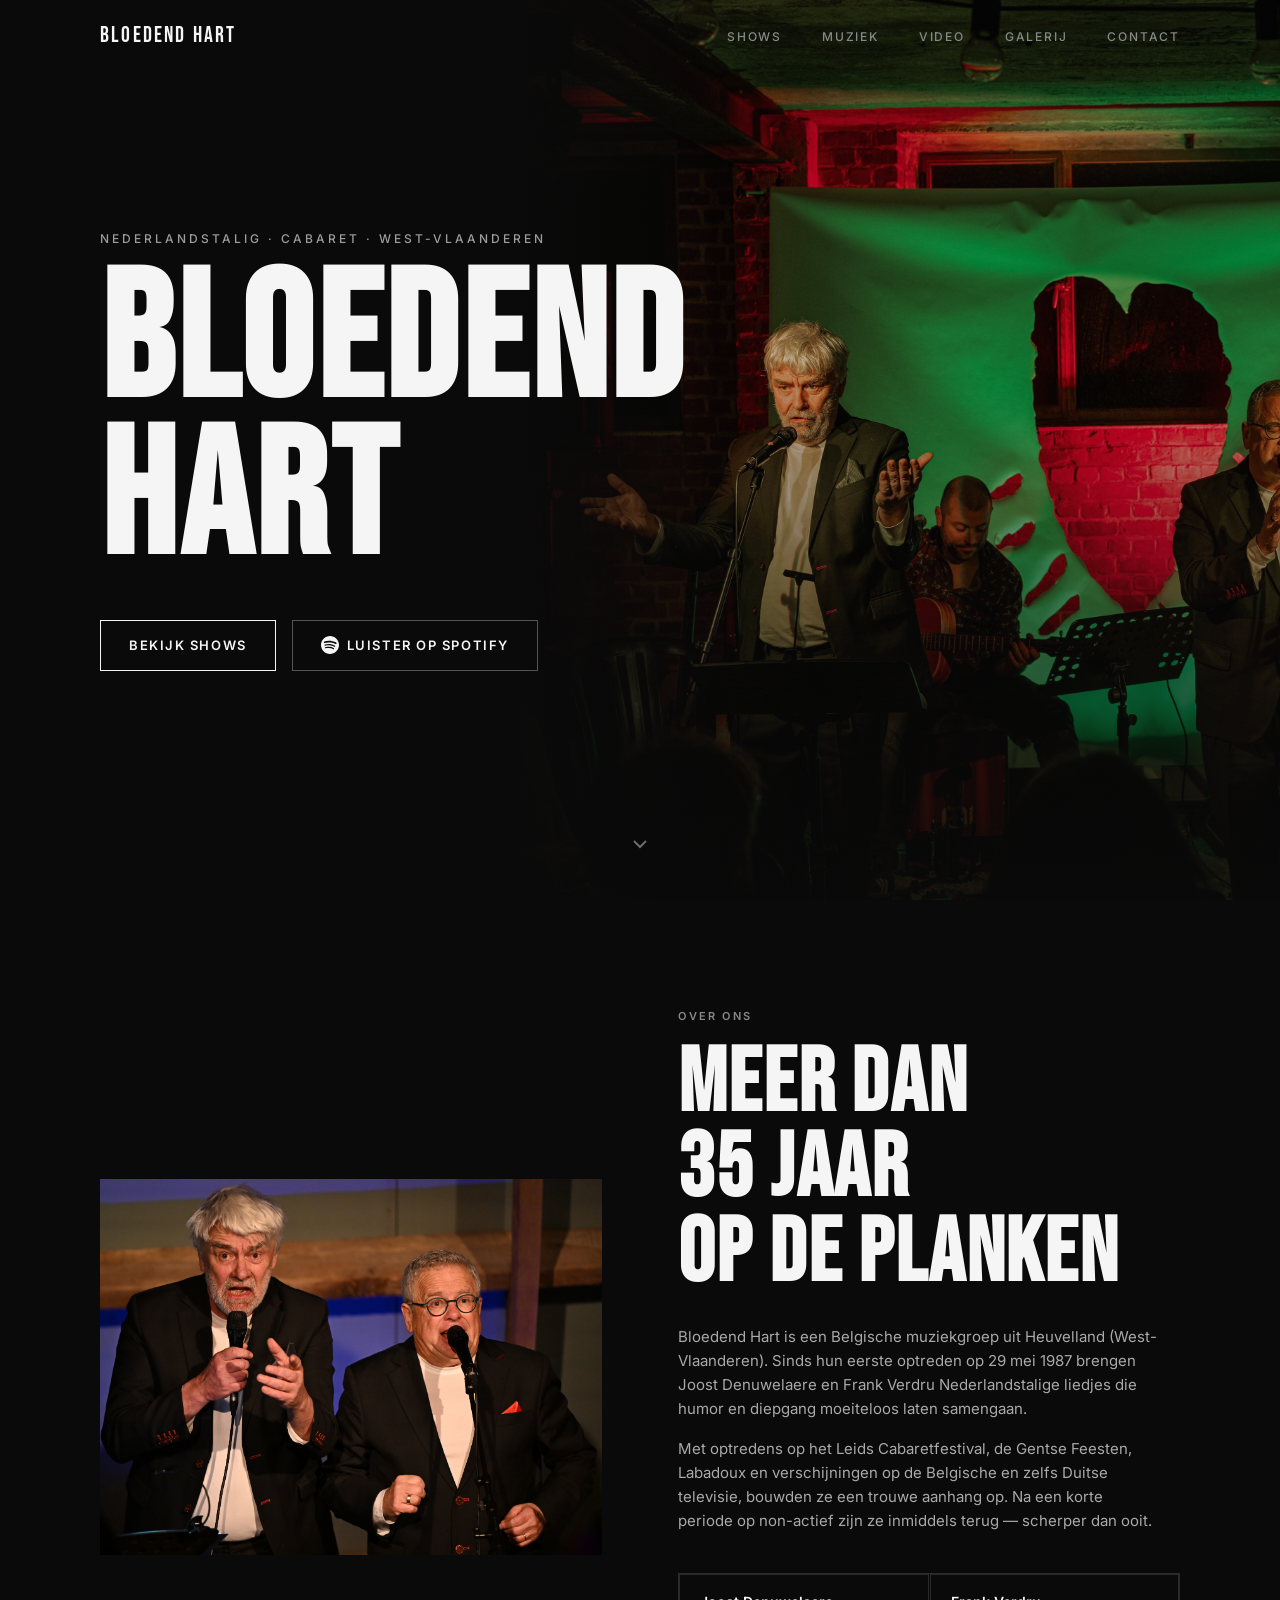
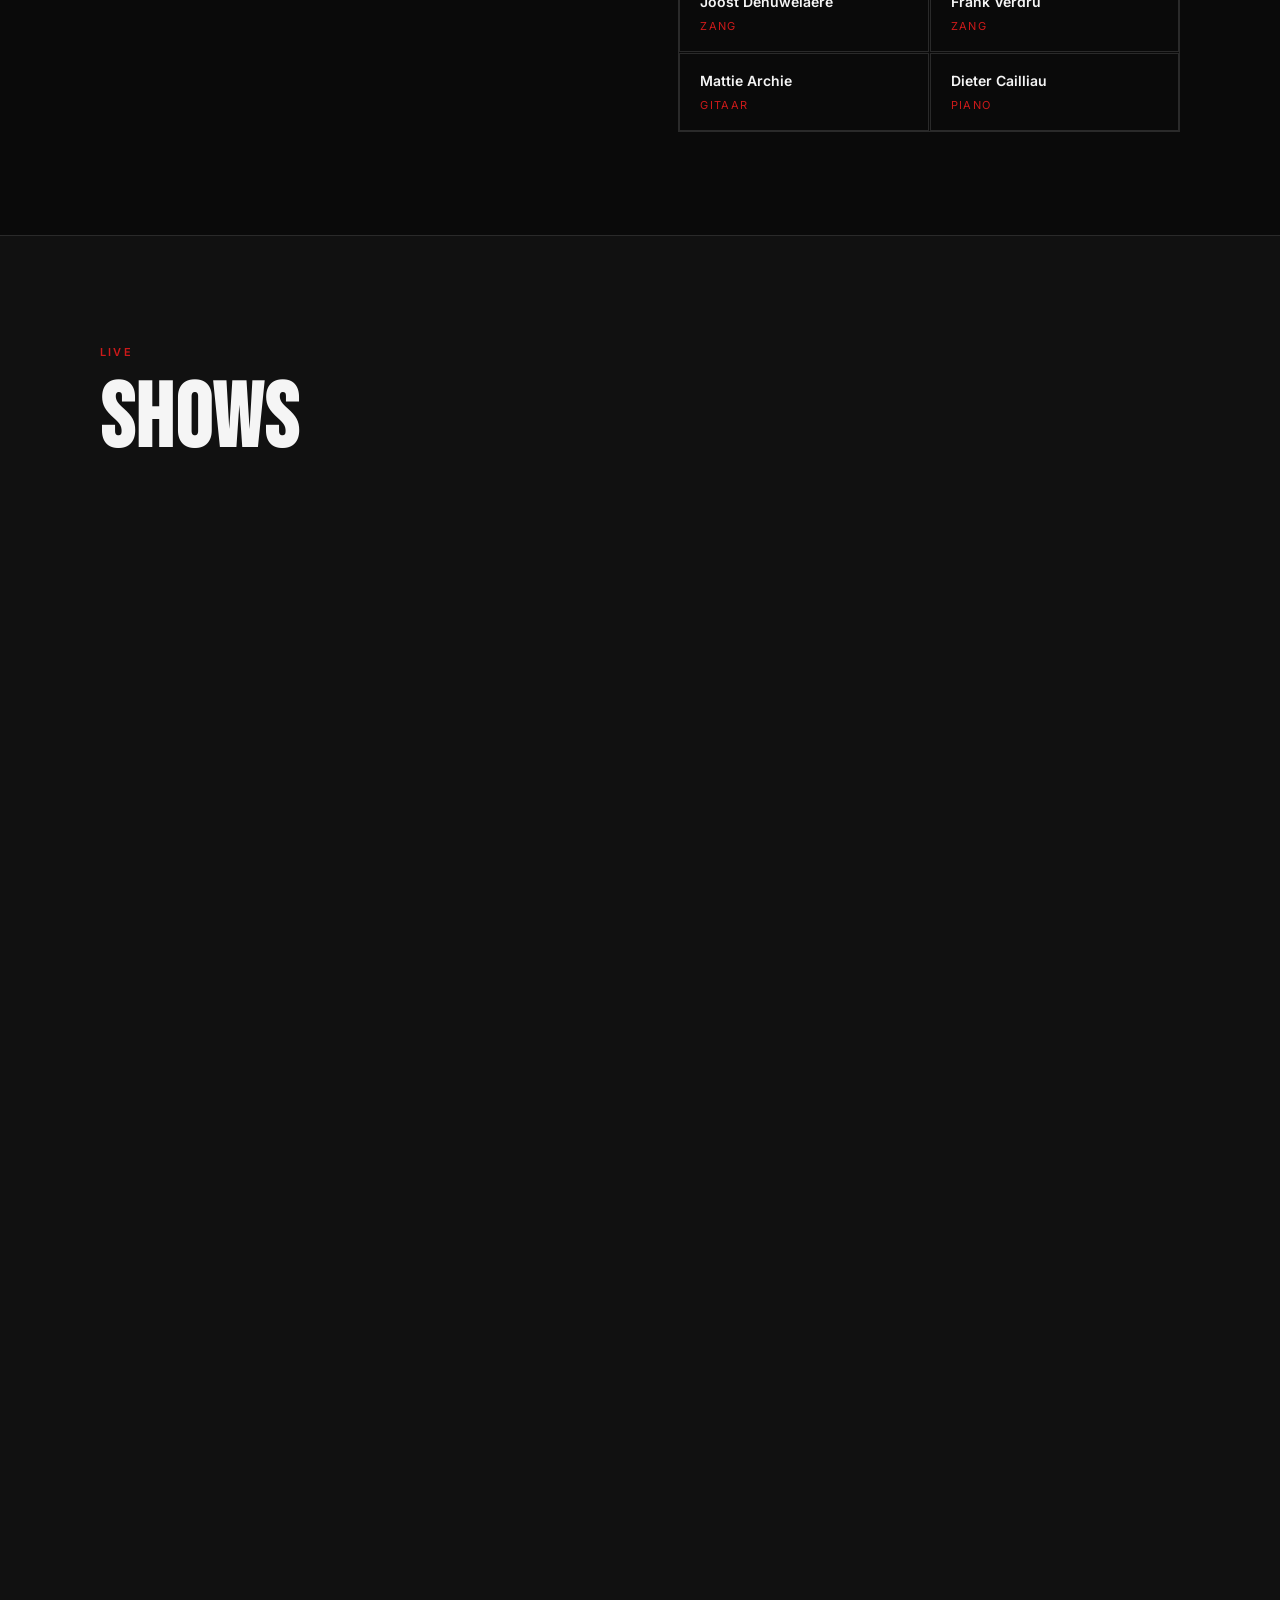
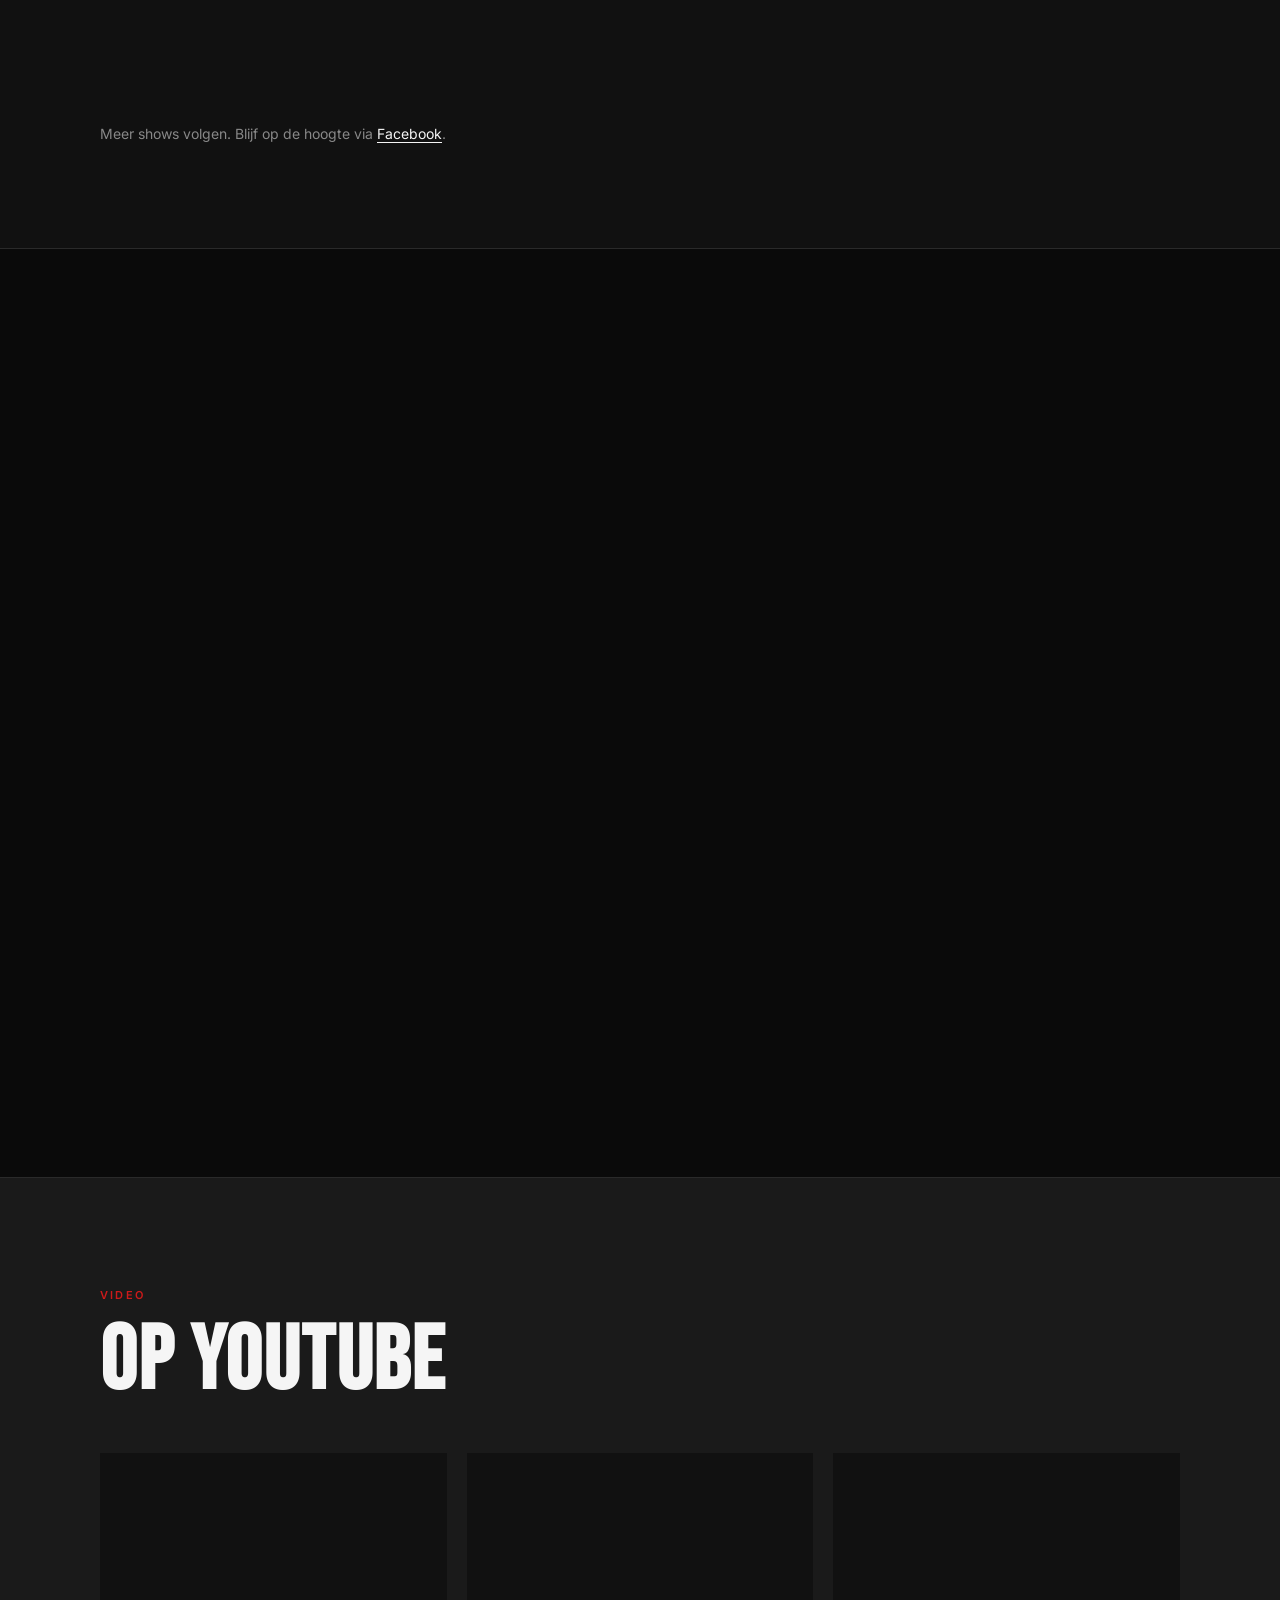
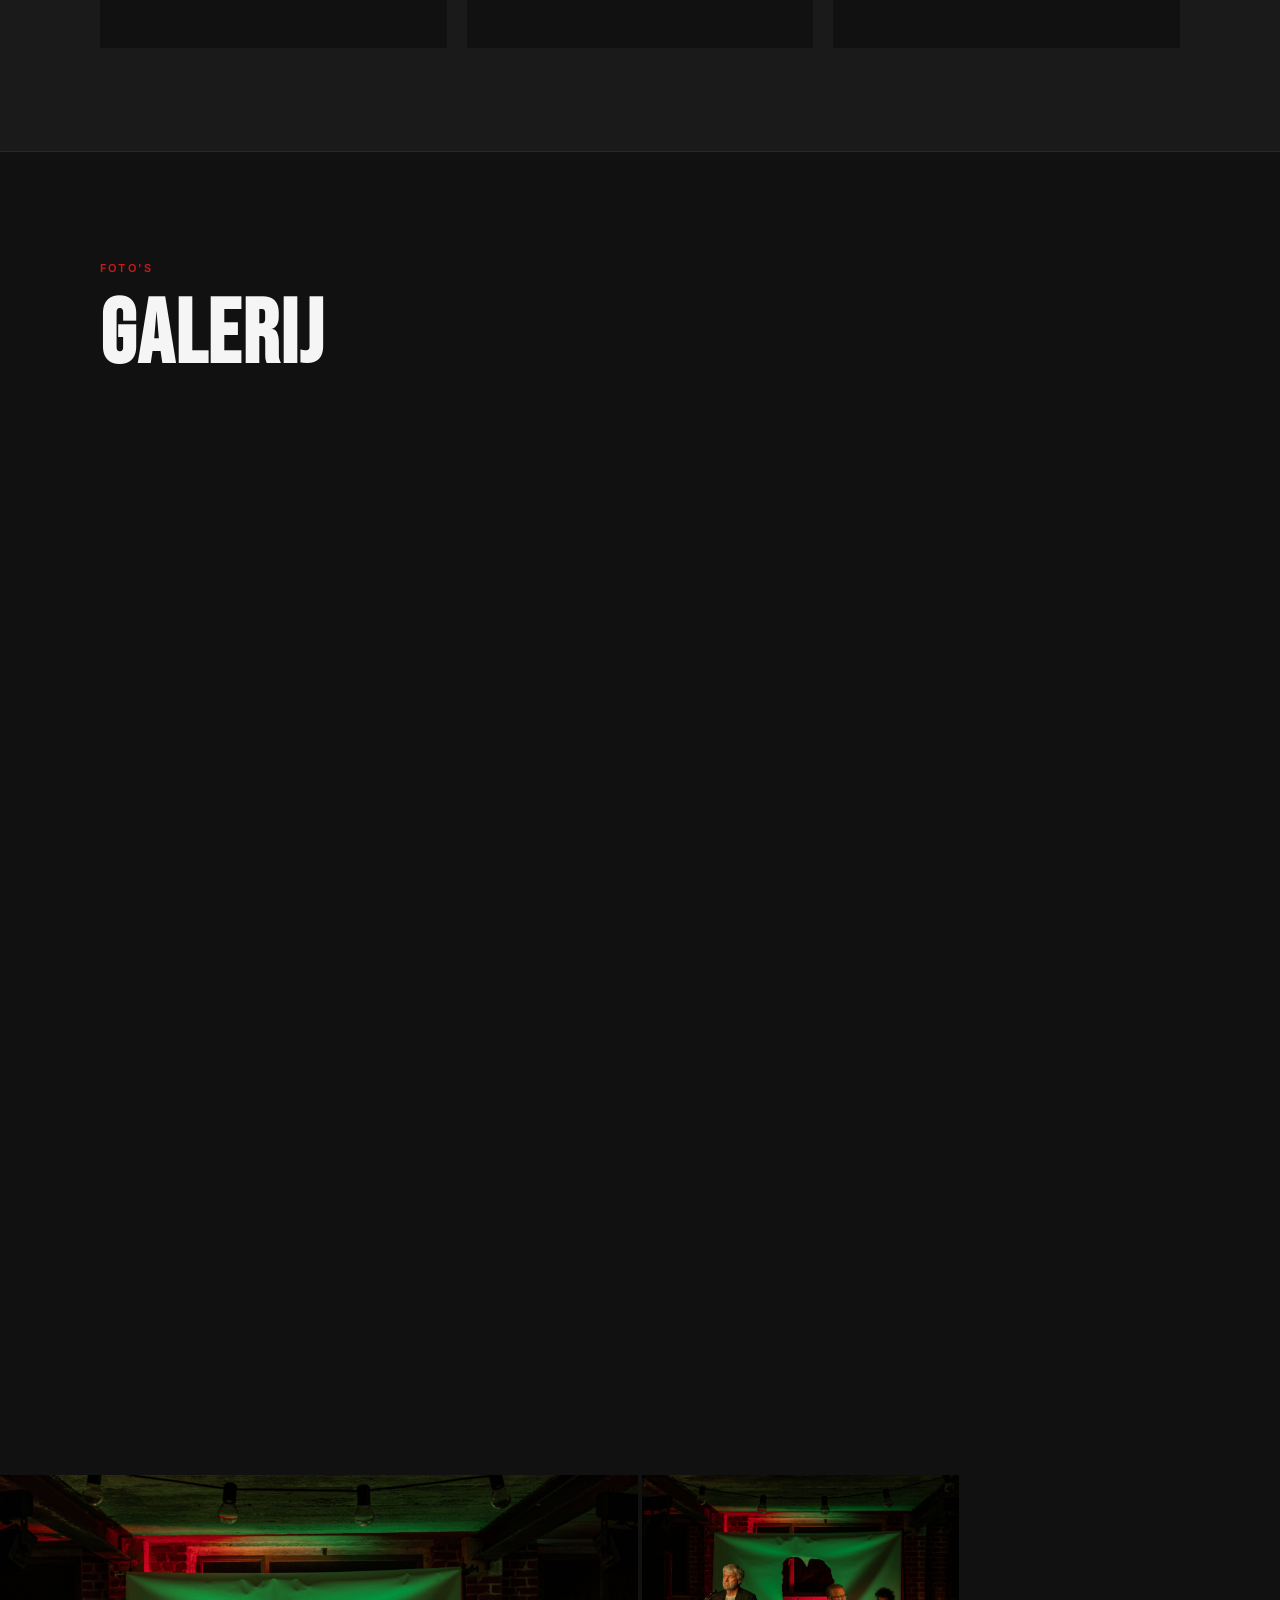
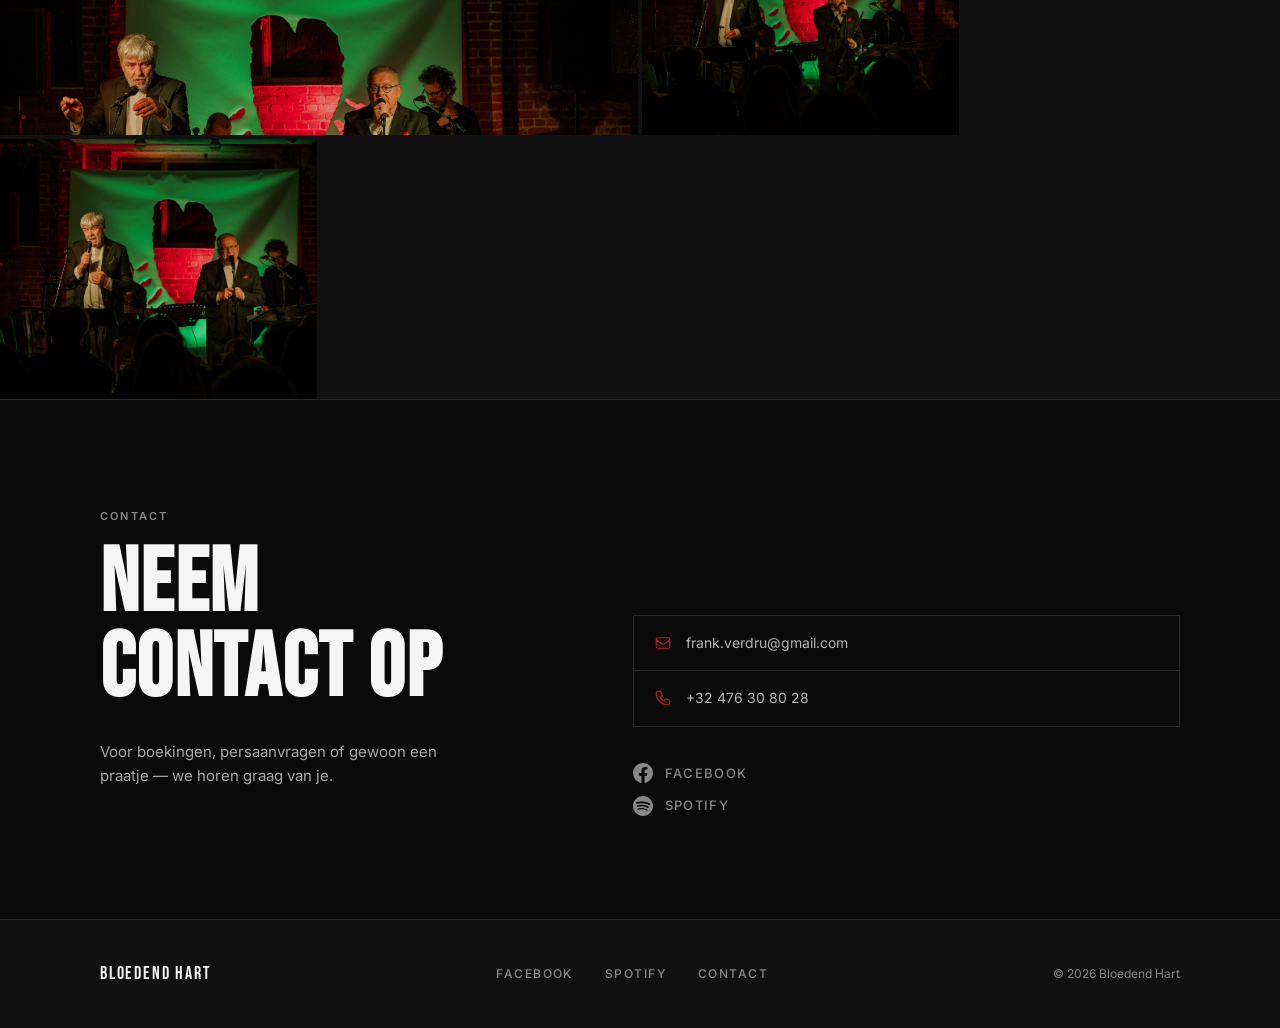
<file: index.html>
<!DOCTYPE html>
<html lang="nl">
<head>
  <meta charset="UTF-8" />
  <meta name="viewport" content="width=device-width, initial-scale=1.0" />
  <title>Bloedend Hart</title>
  <link rel="preconnect" href="https://fonts.googleapis.com" />
  <link rel="preconnect" href="https://fonts.gstatic.com" crossorigin />
  <link href="https://fonts.googleapis.com/css2?family=Bebas+Neue&family=Inter:wght@300;400;500;600&display=swap" rel="stylesheet" />
  <link rel="stylesheet" href="style.css" />
</head>
<body>

  <!-- NAV -->
  <nav id="nav">
    <div class="nav-inner">
      <a href="#hero" class="nav-logo">BLOEDEND HART</a>
      <ul class="nav-links">
        <li><a href="#shows">Shows</a></li>
        <li><a href="#muziek">Muziek</a></li>
        <li><a href="#video">Video</a></li>
        <li><a href="#galerij">Galerij</a></li>
        <li><a href="#contact">Contact</a></li>
      </ul>
      <button class="nav-toggle" aria-label="Menu openen">
        <span></span><span></span><span></span>
      </button>
    </div>
    <ul class="nav-mobile">
      <li><a href="#shows">Shows</a></li>
      <li><a href="#muziek">Muziek</a></li>
      <li><a href="#video">Video</a></li>
      <li><a href="#galerij">Galerij</a></li>
      <li><a href="#contact">Contact</a></li>
    </ul>
  </nav>

  <!-- HERO -->
  <section id="hero">
    <div class="hero-bg">
      <img src="Bloedend Hart/Bloedend Hart - Lo/8A7A4885.jpg" alt="Bloedend Hart live" />
      <div class="hero-overlay"></div>
    </div>
    <div class="hero-content">
      <p class="hero-sub">Nederlandstalig · Cabaret · West-Vlaanderen</p>
      <h1 class="hero-title">BLOEDEND<br/>HART</h1>
      <div class="hero-actions">
        <a href="#shows" class="btn btn-outline">Bekijk shows</a>
        <a href="https://open.spotify.com/artist/0Ksa1KjSq9yWM6Rjx2r4nC" target="_blank" rel="noopener" class="btn btn-ghost">
          <svg viewBox="0 0 24 24" fill="currentColor" width="18" height="18"><path d="M12 0C5.4 0 0 5.4 0 12s5.4 12 12 12 12-5.4 12-12S18.66 0 12 0zm5.521 17.34c-.24.359-.66.48-1.021.24-2.82-1.74-6.36-2.101-10.561-1.141-.418.122-.779-.179-.899-.539-.12-.421.18-.78.54-.9 4.56-1.021 8.52-.6 11.64 1.32.42.18.479.659.301 1.02zm1.44-3.3c-.301.42-.841.6-1.262.3-3.239-1.98-8.159-2.58-11.939-1.38-.479.12-1.02-.12-1.14-.6-.12-.48.12-1.021.6-1.141C9.6 9.9 15 10.561 18.72 12.84c.361.181.54.78.241 1.2zm.12-3.36C15.24 8.4 8.82 8.16 5.16 9.301c-.6.179-1.2-.181-1.38-.721-.18-.601.18-1.2.72-1.381 4.26-1.26 11.28-1.02 15.721 1.621.539.3.719 1.02.419 1.56-.299.421-1.02.599-1.559.3z"/></svg>
          Luister op Spotify
        </a>
      </div>
    </div>
    <a href="#over" class="scroll-down">
      <svg viewBox="0 0 24 24" fill="none" stroke="currentColor" stroke-width="2" width="24" height="24"><polyline points="6 9 12 15 18 9"/></svg>
    </a>
  </section>

  <!-- OVER ONS -->
  <section id="over" class="section-over">
    <div class="container">
      <div class="over-grid">
        <div class="over-img">
          <img src="Bloedend Hart/foto BH Reningelst/2026-02-22 - Bloedend Hart  (76).JPG" alt="Joost Denuwelaere en Frank Verdru" />
        </div>
        <div class="over-text">
          <span class="label">Over ons</span>
          <h2>Meer dan<br/>35 jaar<br/>op de planken</h2>
          <p>Bloedend Hart is een Belgische muziekgroep uit Heuvelland (West-Vlaanderen). Sinds hun eerste optreden op 29 mei 1987 brengen Joost Denuwelaere en Frank Verdru Nederlandstalige liedjes die humor en diepgang moeiteloos laten samengaan.</p>
          <p>Met optredens op het Leids Cabaretfestival, de Gentse Feesten, Labadoux en verschijningen op de Belgische en zelfs Duitse televisie, bouwden ze een trouwe aanhang op. Na een korte periode op non-actief zijn ze inmiddels terug — scherper dan ooit.</p>
          <div class="over-members">
            <div class="member">
              <span class="member-name">Joost Denuwelaere</span>
              <span class="member-role">Zang</span>
            </div>
            <div class="member">
              <span class="member-name">Frank Verdru</span>
              <span class="member-role">Zang</span>
            </div>
            <div class="member">
              <span class="member-name">Mattie Archie</span>
              <span class="member-role">Gitaar</span>
            </div>
            <div class="member">
              <span class="member-name">Dieter Cailliau</span>
              <span class="member-role">Piano</span>
            </div>
          </div>
        </div>
      </div>
    </div>
  </section>

  <!-- SHOWS -->
  <section id="shows" class="section-shows">
    <div class="container">
      <span class="label label-red">Live</span>
      <h2>Shows</h2>
      <div class="shows-list" id="shows-list">
        <!-- Shows worden geladen vanuit shows.json -->
        <p class="shows-loading" style="color:var(--muted);font-size:14px;">Shows worden geladen…</p>
      </div>
      <p class="shows-note">Meer shows volgen. Blijf op de hoogte via <a href="https://www.facebook.com/p/Bloedend-Hart-100063105645230/" target="_blank" rel="noopener">Facebook</a>.</p>
    </div>
  </section>

  <!-- MUZIEK -->
  <section id="muziek" class="section-muziek">
    <div class="container">
      <div class="muziek-grid">
        <div class="muziek-text">
          <span class="label">Muziek</span>
          <h2>Luister op<br/>Spotify</h2>
          <p>Van het debuutalbum uit 1991 tot <em>Bloedend Hart overwintert</em> — de volledige discografie staat voor jou klaar.</p>
          <a href="https://open.spotify.com/artist/0Ksa1KjSq9yWM6Rjx2r4nC" target="_blank" rel="noopener" class="btn btn-red">
            <svg viewBox="0 0 24 24" fill="currentColor" width="18" height="18"><path d="M12 0C5.4 0 0 5.4 0 12s5.4 12 12 12 12-5.4 12-12S18.66 0 12 0zm5.521 17.34c-.24.359-.66.48-1.021.24-2.82-1.74-6.36-2.101-10.561-1.141-.418.122-.779-.179-.899-.539-.12-.421.18-.78.54-.9 4.56-1.021 8.52-.6 11.64 1.32.42.18.479.659.301 1.02zm1.44-3.3c-.301.42-.841.6-1.262.3-3.239-1.98-8.159-2.58-11.939-1.38-.479.12-1.02-.12-1.14-.6-.12-.48.12-1.021.6-1.141C9.6 9.9 15 10.561 18.72 12.84c.361.181.54.78.241 1.2zm.12-3.36C15.24 8.4 8.82 8.16 5.16 9.301c-.6.179-1.2-.181-1.38-.721-.18-.601.18-1.2.72-1.381 4.26-1.26 11.28-1.02 15.721 1.621.539.3.719 1.02.419 1.56-.299.421-1.02.599-1.559.3z"/></svg>
            Open Spotify
          </a>
        </div>
        <div class="muziek-albums">
          <a href="https://open.spotify.com/search/Bloedend%20Hart%20overwintert" target="_blank" rel="noopener" class="album-card">
            <div class="album-art album-art-1"></div>
            <div class="album-meta">
              <span class="album-title">Bloedend Hart overwintert</span>
              <span class="album-year">2018</span>
            </div>
          </a>
          <a href="https://open.spotify.com/search/Bloedend%20Hart%20De%20Stille%20Trom" target="_blank" rel="noopener" class="album-card">
            <div class="album-art album-art-2"></div>
            <div class="album-meta">
              <span class="album-title">De Stille Trom</span>
              <span class="album-year">2011</span>
            </div>
          </a>
          <a href="https://open.spotify.com/search/Bloedend%20Hart%20Scheerschuim" target="_blank" rel="noopener" class="album-card">
            <div class="album-art album-art-3"></div>
            <div class="album-meta">
              <span class="album-title">Scheerschuim</span>
              <span class="album-year">2008</span>
            </div>
          </a>
          <a href="https://open.spotify.com/search/Bloedend%20Hart%20De%20laatste%20minnaars" target="_blank" rel="noopener" class="album-card">
            <div class="album-art album-art-4"></div>
            <div class="album-meta">
              <span class="album-title">De laatste minnaars</span>
              <span class="album-year">1995</span>
            </div>
          </a>
        </div>
      </div>
    </div>
  </section>

  <!-- VIDEO -->
  <section id="video" class="section-video">
    <div class="container">
      <span class="label label-red">Video</span>
      <h2>Op YouTube</h2>
      <div class="video-grid">
        <div class="video-wrap">
          <iframe src="https://www.youtube.com/embed/9XEL4lbnrBI" title="Bloedend Hart" frameborder="0" allow="accelerometer; autoplay; clipboard-write; encrypted-media; gyroscope; picture-in-picture" allowfullscreen></iframe>
        </div>
        <div class="video-wrap">
          <iframe src="https://www.youtube.com/embed/XVDwX19JVE0" title="Bloedend Hart" frameborder="0" allow="accelerometer; autoplay; clipboard-write; encrypted-media; gyroscope; picture-in-picture" allowfullscreen></iframe>
        </div>
        <div class="video-wrap">
          <iframe src="https://www.youtube.com/embed/LNaceuPx-0g" title="Bloedend Hart" frameborder="0" allow="accelerometer; autoplay; clipboard-write; encrypted-media; gyroscope; picture-in-picture" allowfullscreen></iframe>
        </div>
      </div>
    </div>
  </section>

  <!-- GALERIJ -->
  <section id="galerij" class="section-galerij">
    <div class="container">
      <span class="label label-red">Foto's</span>
      <h2>Galerij</h2>
    </div>
    <div class="gallery-grid" id="gallery-grid"></div>
  </section>

  <!-- CONTACT -->
  <section id="contact" class="section-contact">
    <div class="container">
      <div class="contact-grid">
        <div class="contact-info">
          <span class="label">Contact</span>
          <h2>Neem<br/>contact op</h2>
          <p>Voor boekingen, persaanvragen of gewoon een praatje — we horen graag van je.</p>
        </div>
        <div class="contact-links">
          <div class="contact-details">
            <a href="mailto:frank.verdru@gmail.com" class="contact-detail">
              <svg viewBox="0 0 24 24" fill="none" stroke="currentColor" stroke-width="1.5" width="18" height="18"><path d="M3 8l7.89 5.26a2 2 0 002.22 0L21 8M5 19h14a2 2 0 002-2V7a2 2 0 00-2-2H5a2 2 0 00-2 2v10a2 2 0 002 2z"/></svg>
              frank.verdru@gmail.com
            </a>
            <a href="tel:+32476308028" class="contact-detail">
              <svg viewBox="0 0 24 24" fill="none" stroke="currentColor" stroke-width="1.5" width="18" height="18"><path d="M3 5a2 2 0 012-2h3.28a1 1 0 01.948.684l1.498 4.493a1 1 0 01-.502 1.21l-2.257 1.13a11.042 11.042 0 005.516 5.516l1.13-2.257a1 1 0 011.21-.502l4.493 1.498a1 1 0 01.684.949V19a2 2 0 01-2 2h-1C9.716 21 3 14.284 3 6V5z"/></svg>
              +32 476 30 80 28
            </a>
          </div>
          <div class="contact-socials">
            <a href="https://www.facebook.com/p/Bloedend-Hart-100063105645230/" target="_blank" rel="noopener" class="social-link">
              <svg viewBox="0 0 24 24" fill="currentColor" width="20" height="20"><path d="M24 12.073c0-6.627-5.373-12-12-12s-12 5.373-12 12c0 5.99 4.388 10.954 10.125 11.854v-8.385H7.078v-3.47h3.047V9.43c0-3.007 1.792-4.669 4.533-4.669 1.312 0 2.686.235 2.686.235v2.953H15.83c-1.491 0-1.956.925-1.956 1.874v2.25h3.328l-.532 3.47h-2.796v8.385C19.612 23.027 24 18.062 24 12.073z"/></svg>
              Facebook
            </a>
            <a href="https://open.spotify.com/artist/0Ksa1KjSq9yWM6Rjx2r4nC" target="_blank" rel="noopener" class="social-link">
              <svg viewBox="0 0 24 24" fill="currentColor" width="20" height="20"><path d="M12 0C5.4 0 0 5.4 0 12s5.4 12 12 12 12-5.4 12-12S18.66 0 12 0zm5.521 17.34c-.24.359-.66.48-1.021.24-2.82-1.74-6.36-2.101-10.561-1.141-.418.122-.779-.179-.899-.539-.12-.421.18-.78.54-.9 4.56-1.021 8.52-.6 11.64 1.32.42.18.479.659.301 1.02zm1.44-3.3c-.301.42-.841.6-1.262.3-3.239-1.98-8.159-2.58-11.939-1.38-.479.12-1.02-.12-1.14-.6-.12-.48.12-1.021.6-1.141C9.6 9.9 15 10.561 18.72 12.84c.361.181.54.78.241 1.2zm.12-3.36C15.24 8.4 8.82 8.16 5.16 9.301c-.6.179-1.2-.181-1.38-.721-.18-.601.18-1.2.72-1.381 4.26-1.26 11.28-1.02 15.721 1.621.539.3.719 1.02.419 1.56-.299.421-1.02.599-1.559.3z"/></svg>
              Spotify
            </a>
          </div>
        </div>
      </div>
    </div>
  </section>

  <!-- FOOTER -->
  <footer class="footer">
    <div class="container">
      <div class="footer-inner">
        <span class="footer-logo">BLOEDEND HART</span>
        <div class="footer-links">
          <a href="https://www.facebook.com/p/Bloedend-Hart-100063105645230/" target="_blank" rel="noopener">Facebook</a>
          <a href="https://open.spotify.com/artist/0Ksa1KjSq9yWM6Rjx2r4nC" target="_blank" rel="noopener">Spotify</a>
          <a href="#contact">Contact</a>
        </div>
        <span class="footer-copy">&copy; 2026 Bloedend Hart</span>
      </div>
    </div>
  </footer>

  <script>
    // Smooth scroll for anchor links
    document.querySelectorAll('a[href^="#"]').forEach(a => {
      a.addEventListener('click', e => {
        const target = document.querySelector(a.getAttribute('href'));
        if (target) {
          e.preventDefault();
          target.scrollIntoView({ behavior: 'smooth' });
        }
      });
    });

    // Nav background on scroll
    const nav = document.getElementById('nav');
    window.addEventListener('scroll', () => {
      nav.classList.toggle('nav-scrolled', window.scrollY > 60);
    });

    // Mobile nav toggle
    const toggle = document.querySelector('.nav-toggle');
    const mobileNav = document.querySelector('.nav-mobile');
    toggle.addEventListener('click', () => {
      mobileNav.classList.toggle('open');
      toggle.classList.toggle('active');
    });
    mobileNav.querySelectorAll('a').forEach(a => {
      a.addEventListener('click', () => {
        mobileNav.classList.remove('open');
        toggle.classList.remove('active');
      });
    });


    // ── Shows laden vanuit shows.json ──────────────────────────
    const MONTHS = ['JAN','FEB','MRT','APR','MEI','JUN','JUL','AUG','SEP','OKT','NOV','DEC'];
    function showKey(s) {
      const m = String(MONTHS.indexOf(s.month) + 1).padStart(2, '0');
      return `${s.year}-${m}-${String(s.day).padStart(2, '0')} ${s.time || ''}`;
    }
    function sortShows(list) {
      return list.slice().sort((a, b) => showKey(a).localeCompare(showKey(b)));
    }

    function contactLink(c) {
      const v = c.value.trim();
      if (c.type === 'phone') return `<a href="tel:${v.replace(/[^\d+]/g, '')}">${v}</a>`;
      if (c.type === 'email') return `<a href="mailto:${v}">${v}</a>`;
      const url = /^https?:\/\//i.test(v) ? v : 'https://' + v;
      return `<a href="${url}" target="_blank" rel="noopener">${v.replace(/^https?:\/\//i, '').replace(/\/$/, '')}</a>`;
    }

    async function loadShows() {
      const list = document.getElementById('shows-list');
      try {
        const res = await fetch('./shows.json?_=' + Date.now());
        const shows = sortShows(await res.json());
        if (!shows.length) {
          list.innerHTML = '<p style="color:var(--muted);font-size:14px;">Momenteel geen shows gepland.</p>';
          return;
        }
        list.innerHTML = shows.map(s => {
          let href = '#contact', target = '', rel = '';
          if (s.infoLink) {
            const l = s.infoLink.trim();
            if (l.includes('@') && !l.startsWith('http')) {
              href = 'mailto:' + l;
            } else {
              href   = l;
              target = ' target="_blank"';
              rel    = ' rel="noopener"';
            }
          }
          return `
          <div class="show-item">
            <div class="show-date">
              <span class="show-day">${s.day}</span>
              <span class="show-month">${s.month}</span>
              <span class="show-year">${s.year}</span>
            </div>
            <div class="show-info">
              <span class="show-venue">${s.venue}</span>
              <span class="show-city">${s.city}</span>
              <span class="show-day-label">${s.weekday}${s.time ? ' · ' + s.time : ''}</span>
              ${s.contacts && s.contacts.length ? `<span class="show-contacts">${s.contacts.map(contactLink).join('')}</span>` : ''}
            </div>
            <a href="${href}"${target}${rel} class="btn btn-sm btn-outline">Info</a>
          </div>`;
        }).join('');
        // fade-in on newly created items
        list.querySelectorAll('.show-item').forEach(el => {
          el.classList.add('fade-in');
          observer.observe(el);
        });
      } catch (err) {
        list.innerHTML = '<p style="color:var(--muted);font-size:14px;">Shows konden niet worden geladen.</p>';
      }
    }

    // Load gallery dynamically from gallery.json
    fetch('gallery.json?t=' + Date.now())
      .then(r => r.json())
      .then(photos => {
        const grid = document.getElementById('gallery-grid');
        grid.innerHTML = photos.map(p => {
          const cls = p.size ? `gallery-item gallery-${p.size}` : 'gallery-item';
          return `<div class="${cls}"><img src="${p.path}" alt="${p.alt}" loading="lazy" /></div>`;
        }).join('');
        grid.querySelectorAll('.gallery-item').forEach(el => {
          el.classList.add('fade-in');
          observer.observe(el);
        });
      })
      .catch(() => {});

    // Intersection observer for fade-in
    const observer = new IntersectionObserver((entries) => {
      entries.forEach(entry => {
        if (entry.isIntersecting) {
          entry.target.classList.add('visible');
        }
      });
    }, { threshold: 0.1 });
    document.querySelectorAll('.gallery-item, .album-card, .over-grid, .muziek-grid, .contact-grid').forEach(el => {
      el.classList.add('fade-in');
      observer.observe(el);
    });

    loadShows();
  </script>

</body>
</html>
</file>
<file: style.css>
/* ─── Reset & Base ─────────────────────────────────────── */
*, *::before, *::after { box-sizing: border-box; margin: 0; padding: 0; }

:root {
  --bg: #0a0a0a;
  --bg-2: #111111;
  --bg-3: #1a1a1a;
  --red: #cc1a1a;
  --red-hover: #e02020;
  --white: #f5f5f5;
  --muted: #888888;
  --border: #2a2a2a;
  --font-display: 'Bebas Neue', sans-serif;
  --font-body: 'Inter', sans-serif;
  --max-w: 1200px;
  --space: clamp(60px, 8vw, 120px);
}

html { scroll-behavior: smooth; }

body {
  background: var(--bg);
  color: var(--white);
  font-family: var(--font-body);
  font-size: 16px;
  line-height: 1.6;
  overflow-x: hidden;
}

img { display: block; width: 100%; height: 100%; object-fit: cover; }
a { color: inherit; text-decoration: none; }
ul { list-style: none; }

.container {
  max-width: var(--max-w);
  margin: 0 auto;
  padding: 0 clamp(20px, 5vw, 60px);
}

/* ─── Labels ────────────────────────────────────────────── */
.label {
  display: inline-block;
  font-family: var(--font-body);
  font-size: 11px;
  font-weight: 600;
  letter-spacing: 0.2em;
  text-transform: uppercase;
  color: var(--muted);
  margin-bottom: 16px;
}
.label-red { color: var(--red); }

/* ─── Headings ──────────────────────────────────────────── */
h2 {
  font-family: var(--font-display);
  font-size: clamp(48px, 7vw, 96px);
  line-height: 0.95;
  letter-spacing: 0.02em;
  margin-bottom: 28px;
}

/* ─── Buttons ───────────────────────────────────────────── */
.btn {
  display: inline-flex;
  align-items: center;
  gap: 8px;
  font-family: var(--font-body);
  font-size: 13px;
  font-weight: 600;
  letter-spacing: 0.12em;
  text-transform: uppercase;
  padding: 14px 28px;
  border: 1px solid transparent;
  cursor: pointer;
  transition: all 0.25s ease;
}
.btn-outline {
  border-color: var(--white);
  color: var(--white);
  background: transparent;
}
.btn-outline:hover { background: var(--white); color: var(--bg); }
.btn-ghost {
  border-color: rgba(255,255,255,0.3);
  color: var(--white);
  background: transparent;
}
.btn-ghost:hover { border-color: var(--white); }
.btn-red {
  background: var(--red);
  color: var(--white);
  border-color: var(--red);
}
.btn-red:hover { background: var(--red-hover); border-color: var(--red-hover); }
.btn-sm { padding: 10px 20px; font-size: 11px; }
.btn-full { width: 100%; justify-content: center; }

/* ─── Nav ───────────────────────────────────────────────── */
#nav {
  position: fixed;
  top: 0; left: 0; right: 0;
  z-index: 100;
  transition: background 0.3s ease, border-color 0.3s ease;
  border-bottom: 1px solid transparent;
}
#nav.nav-scrolled {
  background: rgba(10,10,10,0.95);
  backdrop-filter: blur(12px);
  border-bottom-color: var(--border);
}
.nav-inner {
  max-width: var(--max-w);
  margin: 0 auto;
  padding: 0 clamp(20px, 5vw, 60px);
  height: 72px;
  display: flex;
  align-items: center;
  justify-content: space-between;
}
.nav-logo {
  font-family: var(--font-display);
  font-size: 22px;
  letter-spacing: 0.1em;
  color: var(--white);
}
.nav-links {
  display: flex;
  gap: 40px;
}
.nav-links a {
  font-size: 12px;
  font-weight: 500;
  letter-spacing: 0.15em;
  text-transform: uppercase;
  color: var(--muted);
  transition: color 0.2s;
}
.nav-links a:hover { color: var(--white); }

.nav-toggle {
  display: none;
  flex-direction: column;
  gap: 5px;
  background: none;
  border: none;
  cursor: pointer;
  padding: 4px;
}
.nav-toggle span {
  display: block;
  width: 24px;
  height: 1.5px;
  background: var(--white);
  transition: all 0.3s ease;
}
.nav-toggle.active span:nth-child(1) { transform: translateY(6.5px) rotate(45deg); }
.nav-toggle.active span:nth-child(2) { opacity: 0; }
.nav-toggle.active span:nth-child(3) { transform: translateY(-6.5px) rotate(-45deg); }

.nav-mobile {
  display: none;
  flex-direction: column;
  background: rgba(10,10,10,0.98);
  padding: 20px clamp(20px, 5vw, 60px) 30px;
  gap: 4px;
  border-bottom: 1px solid var(--border);
}
.nav-mobile.open { display: flex; }
.nav-mobile a {
  font-size: 13px;
  font-weight: 500;
  letter-spacing: 0.15em;
  text-transform: uppercase;
  color: var(--muted);
  padding: 12px 0;
  border-bottom: 1px solid var(--border);
  transition: color 0.2s;
}
.nav-mobile a:hover { color: var(--white); }

/* ─── Hero ──────────────────────────────────────────────── */
#hero {
  position: relative;
  height: 100vh;
  min-height: 600px;
  display: flex;
  align-items: center;
}
.hero-bg {
  position: absolute;
  inset: 0;
}
.hero-bg img {
  width: 100%;
  height: 100%;
  object-fit: cover;
  object-position: center top;
}
.hero-overlay {
  position: absolute;
  inset: 0;
  background: linear-gradient(
    to bottom,
    rgba(10,10,10,0.3) 0%,
    rgba(10,10,10,0.2) 40%,
    rgba(10,10,10,0.85) 100%
  );
}
@media (min-width: 901px) {
  /* Foto naar rechts zodat de titel niet over de muzikanten valt */
  #hero { background: var(--bg); }
  .hero-bg { left: 40%; }
  .hero-bg img { object-position: 8% top; }
  .hero-overlay {
    background:
      linear-gradient(to right, var(--bg) 0%, rgba(10,10,10,0) 30%),
      linear-gradient(to bottom, rgba(10,10,10,0.3) 0%, rgba(10,10,10,0.2) 40%, rgba(10,10,10,0.85) 100%);
  }
}
.hero-content {
  position: relative;
  z-index: 2;
  padding: 0 clamp(20px, 5vw, 60px);
  max-width: var(--max-w);
  margin: 0 auto;
  width: 100%;
}
.hero-sub {
  font-size: 12px;
  font-weight: 500;
  letter-spacing: 0.25em;
  text-transform: uppercase;
  color: rgba(255,255,255,0.6);
  margin-bottom: 16px;
}
.hero-title {
  font-family: var(--font-display);
  font-size: clamp(80px, 14vw, 180px);
  line-height: 0.88;
  letter-spacing: 0.02em;
  margin-bottom: 40px;
}
.hero-actions {
  display: flex;
  gap: 16px;
  flex-wrap: wrap;
}
.scroll-down {
  position: absolute;
  bottom: 36px;
  left: 50%;
  transform: translateX(-50%);
  color: rgba(255,255,255,0.4);
  z-index: 2;
  animation: bounce 2s infinite;
  transition: color 0.2s;
}
.scroll-down:hover { color: var(--white); }
@keyframes bounce {
  0%, 100% { transform: translateX(-50%) translateY(0); }
  50% { transform: translateX(-50%) translateY(6px); }
}

/* ─── Over ons ──────────────────────────────────────────── */
.section-over {
  padding: var(--space) 0;
  background: var(--bg);
}
.over-grid {
  display: grid;
  grid-template-columns: 1fr 1fr;
  gap: clamp(40px, 6vw, 100px);
  align-items: center;
}
.over-img {
  aspect-ratio: 4/3;
  overflow: hidden;
}
.over-img img {
  object-position: top;
  transition: transform 0.6s ease;
}
.over-img:hover img { transform: scale(1.03); }
.over-text p {
  color: rgba(255,255,255,0.65);
  margin-bottom: 16px;
  font-size: 15px;
  max-width: 480px;
}
.over-members {
  display: grid;
  grid-template-columns: 1fr 1fr;
  gap: 1px;
  margin-top: 40px;
  border: 1px solid var(--border);
}
.member {
  padding: 16px 20px;
  border: 1px solid var(--border);
  display: flex;
  flex-direction: column;
  gap: 4px;
}
.member-name {
  font-size: 14px;
  font-weight: 600;
  color: var(--white);
}
.member-role {
  font-size: 11px;
  letter-spacing: 0.12em;
  text-transform: uppercase;
  color: var(--red);
}

/* ─── Shows ─────────────────────────────────────────────── */
.section-shows {
  padding: var(--space) 0;
  background: var(--bg-2);
  border-top: 1px solid var(--border);
  border-bottom: 1px solid var(--border);
}
.section-shows h2 { margin-bottom: 48px; }
.shows-list {
  display: flex;
  flex-direction: column;
}
.show-item {
  display: grid;
  grid-template-columns: 110px 1fr auto;
  align-items: center;
  gap: 32px;
  padding: 28px 0;
  border-bottom: 1px solid var(--border);
  transition: background 0.2s;
}
.show-item:first-child { border-top: 1px solid var(--border); }
.show-item:hover { background: rgba(255,255,255,0.02); }
.show-date {
  display: flex;
  flex-direction: column;
  align-items: center;
  line-height: 1;
}
.show-day {
  font-family: var(--font-display);
  font-size: 48px;
  letter-spacing: 0.02em;
  line-height: 1;
}
.show-month {
  font-size: 11px;
  font-weight: 600;
  letter-spacing: 0.2em;
  text-transform: uppercase;
  color: var(--red);
  margin-top: 2px;
}
.show-year {
  font-size: 10px;
  color: var(--muted);
  margin-top: 2px;
}
.show-info {
  display: flex;
  flex-direction: column;
  gap: 4px;
}
.show-venue {
  font-size: 18px;
  font-weight: 600;
}
.show-city {
  font-size: 13px;
  color: var(--muted);
  letter-spacing: 0.05em;
}
.show-contacts {
  display: flex;
  flex-wrap: wrap;
  gap: 4px 16px;
  margin-top: 4px;
  font-size: 13px;
}
.show-contacts a {
  color: var(--muted);
  text-decoration: underline;
  text-underline-offset: 3px;
  transition: color 0.2s;
}
.show-contacts a:hover { color: var(--white); }
.shows-note {
  margin-top: 32px;
  font-size: 14px;
  color: var(--muted);
}
.shows-note a {
  color: var(--white);
  text-decoration: underline;
  text-underline-offset: 3px;
}

/* ─── Muziek ─────────────────────────────────────────────── */
.section-muziek {
  padding: var(--space) 0;
  background: var(--bg);
}
.muziek-grid {
  display: grid;
  grid-template-columns: 1fr 1.4fr;
  gap: clamp(40px, 6vw, 100px);
  align-items: center;
}
.muziek-text p {
  color: rgba(255,255,255,0.65);
  font-size: 15px;
  max-width: 400px;
  margin-bottom: 32px;
}
.muziek-albums {
  display: grid;
  grid-template-columns: 1fr 1fr;
  gap: 16px;
}
.album-card {
  background: var(--bg-3);
  border: 1px solid var(--border);
  overflow: hidden;
  transition: border-color 0.2s, transform 0.2s;
}
.album-card:hover {
  border-color: rgba(255,255,255,0.2);
  transform: translateY(-4px);
}
.album-art {
  aspect-ratio: 1;
  background: var(--bg-2);
  display: flex;
  align-items: center;
  justify-content: center;
  font-family: var(--font-display);
  font-size: 72px;
  color: var(--border);
}
.album-art-1 { background: linear-gradient(135deg, #1a0505 0%, #3d0a0a 100%); }
.album-art-2 { background: linear-gradient(135deg, #050a1a 0%, #0a1a3d 100%); }
.album-art-3 { background: linear-gradient(135deg, #051a05 0%, #0a3d0a 100%); }
.album-art-4 { background: linear-gradient(135deg, #1a1505 0%, #3d300a 100%); }
.album-art::after { content: "♪"; }
.album-meta {
  padding: 14px 16px;
  display: flex;
  flex-direction: column;
  gap: 3px;
}
.album-title {
  font-size: 13px;
  font-weight: 600;
}
.album-year {
  font-size: 11px;
  color: var(--muted);
  letter-spacing: 0.1em;
}

/* ─── Video ──────────────────────────────────────────────── */
.section-video {
  padding: var(--space) 0;
  background: var(--bg-3);
  border-top: 1px solid var(--border);
}
.section-video h2 { margin-bottom: 48px; }
.video-grid {
  display: grid;
  grid-template-columns: repeat(3, 1fr);
  gap: 20px;
}
.video-wrap {
  position: relative;
  aspect-ratio: 16/9;
  background: var(--bg-2);
  overflow: hidden;
}
.video-wrap iframe {
  position: absolute;
  inset: 0;
  width: 100%;
  height: 100%;
}

@media (max-width: 900px) {
  .video-grid { grid-template-columns: 1fr; }
}

/* ─── Galerij ────────────────────────────────────────────── */
.section-galerij {
  padding: var(--space) 0 0;
  background: var(--bg-2);
  border-top: 1px solid var(--border);
}
.section-galerij .container { margin-bottom: 40px; }
.gallery-grid {
  display: grid;
  grid-template-columns: repeat(4, 1fr);
  grid-auto-rows: 260px;
  grid-auto-flow: dense;
  gap: 4px;
}
.gallery-item {
  overflow: hidden;
  background: var(--bg-3);
}
.gallery-item img {
  object-position: top;
  transition: transform 0.5s ease, filter 0.3s ease;
  filter: brightness(0.9);
}
.gallery-item:hover img {
  transform: scale(1.06);
  filter: brightness(1.05);
}
.gallery-tall { grid-row: span 2; }
.gallery-wide { grid-column: span 2; }

/* ─── Contact ────────────────────────────────────────────── */
.section-contact {
  padding: var(--space) 0;
  background: var(--bg);
  border-top: 1px solid var(--border);
}
.contact-grid {
  display: grid;
  grid-template-columns: 1fr 1.2fr;
  gap: clamp(40px, 6vw, 100px);
  align-items: end;
}
.contact-info p {
  color: rgba(255,255,255,0.65);
  font-size: 15px;
  max-width: 380px;
  margin-bottom: 28px;
}
.contact-details {
  display: flex;
  flex-direction: column;
  gap: 0;
  margin-bottom: 36px;
  border: 1px solid var(--border);
}
.contact-detail {
  display: flex;
  align-items: center;
  gap: 14px;
  padding: 16px 20px;
  font-size: 14px;
  color: rgba(255,255,255,0.7);
  border-bottom: 1px solid var(--border);
  transition: color 0.2s, background 0.2s;
}
.contact-detail:last-child { border-bottom: none; }
.contact-detail:hover { color: var(--white); background: rgba(255,255,255,0.03); }
.contact-detail svg { color: var(--red); flex-shrink: 0; }
.contact-socials {
  display: flex;
  flex-direction: column;
  gap: 12px;
}
.social-link {
  display: inline-flex;
  align-items: center;
  gap: 12px;
  font-size: 13px;
  font-weight: 500;
  letter-spacing: 0.1em;
  text-transform: uppercase;
  color: var(--muted);
  transition: color 0.2s;
}
.social-link:hover { color: var(--white); }


/* ─── Footer ─────────────────────────────────────────────── */
.footer {
  background: var(--bg-2);
  border-top: 1px solid var(--border);
  padding: 40px 0;
}
.footer-inner {
  display: flex;
  align-items: center;
  justify-content: space-between;
  gap: 24px;
  flex-wrap: wrap;
}
.footer-logo {
  font-family: var(--font-display);
  font-size: 18px;
  letter-spacing: 0.1em;
}
.footer-links {
  display: flex;
  gap: 32px;
}
.footer-links a {
  font-size: 12px;
  font-weight: 500;
  letter-spacing: 0.12em;
  text-transform: uppercase;
  color: var(--muted);
  transition: color 0.2s;
}
.footer-links a:hover { color: var(--white); }
.footer-copy {
  font-size: 12px;
  color: var(--muted);
}

/* ─── Fade-in animations ─────────────────────────────────── */
.fade-in {
  opacity: 0;
  transform: translateY(30px);
  transition: opacity 0.7s ease, transform 0.7s ease;
}
.fade-in.visible {
  opacity: 1;
  transform: translateY(0);
}

/* ─── Responsive ─────────────────────────────────────────── */
@media (max-width: 900px) {
  .over-grid,
  .muziek-grid,
  .contact-grid {
    grid-template-columns: 1fr;
  }
  .over-img { aspect-ratio: 16/9; }
  .muziek-text { order: 1; }
  .muziek-albums { order: 2; }
  .gallery-grid {
    grid-template-columns: repeat(2, 1fr);
    grid-auto-rows: 220px;
  }
  .show-item {
    grid-template-columns: 80px 1fr auto;
    gap: 20px;
  }
  .show-day { font-size: 36px; }
}

@media (max-width: 640px) {
  .nav-links { display: none; }
  .nav-toggle { display: flex; }

  .hero-title { font-size: clamp(64px, 18vw, 120px); }
  .hero-actions { flex-direction: column; align-items: flex-start; }

  .gallery-grid {
    grid-template-columns: repeat(2, 1fr);
    grid-auto-rows: 160px;
  }
  .gallery-tall { grid-row: span 1; }
  .gallery-wide { grid-column: span 2; }

  .show-item {
    grid-template-columns: 70px 1fr;
    gap: 16px;
  }
  .show-item .btn { display: none; }

  .footer-inner { flex-direction: column; align-items: flex-start; gap: 16px; }
  .footer-links { gap: 20px; }

  .over-members { grid-template-columns: 1fr; }
  .muziek-albums { grid-template-columns: 1fr 1fr; }
}
</file>
